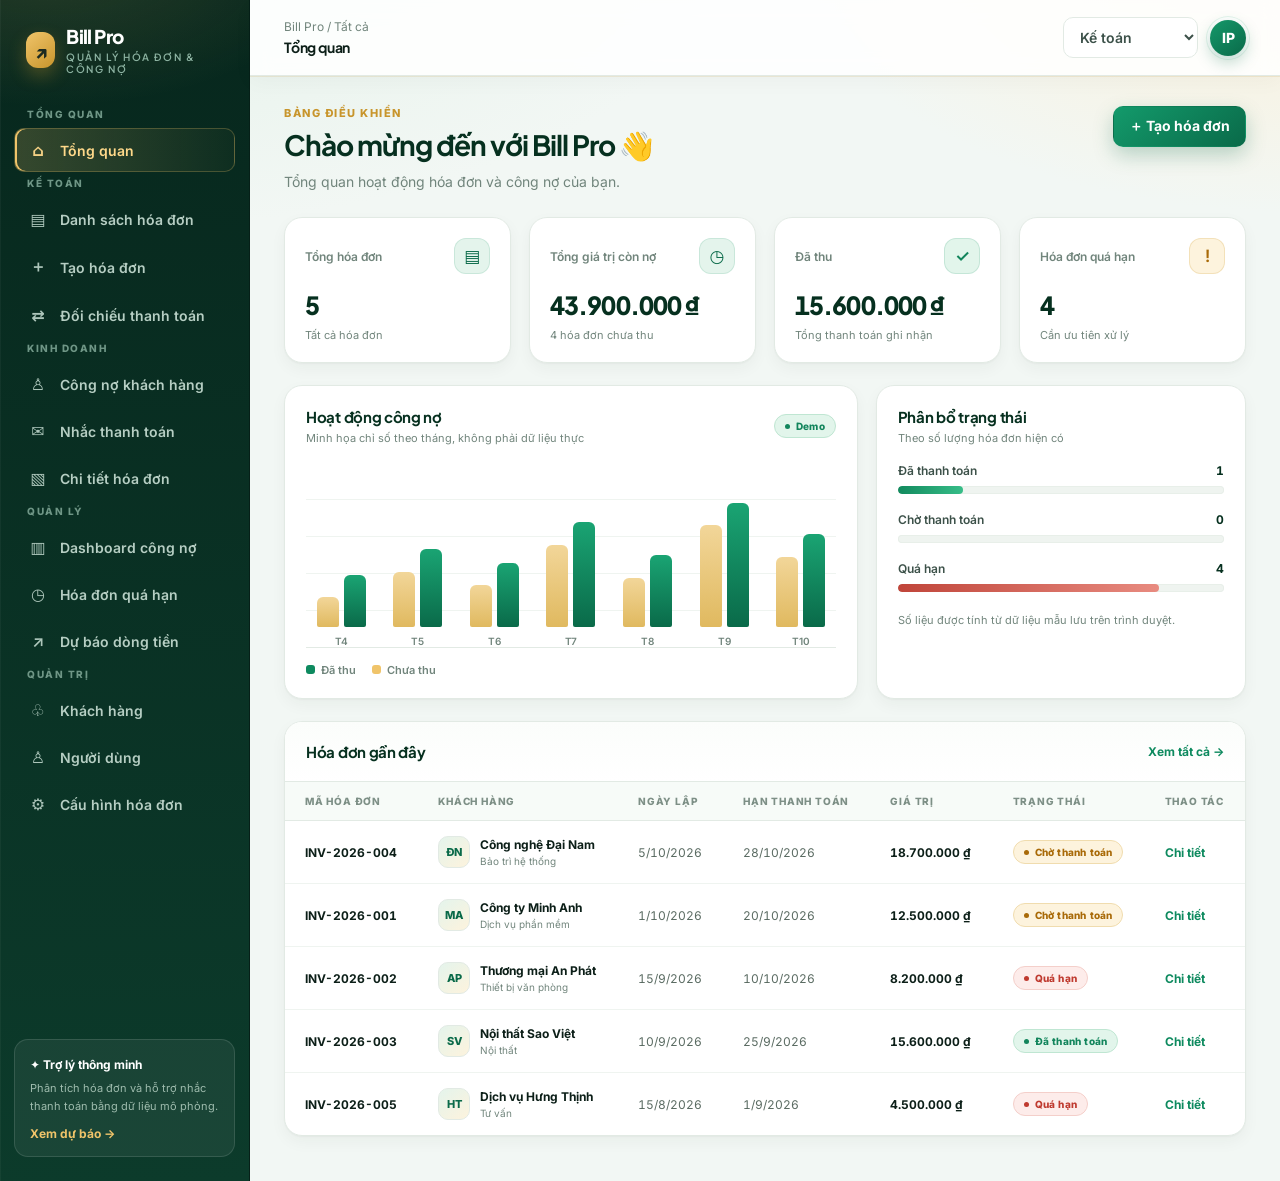
<file: index.html>
<!doctype html>
<html lang="vi">
<head>
  <meta charset="UTF-8">
  <meta name="viewport" content="width=device-width, initial-scale=1.0">
  <meta name="description" content="Bill Pro - quản lý hóa đơn và công nợ và công nợ cho doanh nghiệp nhỏ">
  <title>Bill Pro — Quản lý hóa đơn và công nợ</title>
  <link rel="preconnect" href="https://fonts.googleapis.com">
  <link href="https://fonts.googleapis.com/css2?family=Inter:wght@400;500;600;700;800&display=swap" rel="stylesheet">
  <link rel="stylesheet" href="css/style.css">
  <link rel="stylesheet" href="css/responsive.css">
</head>
<body>
  <div id="app" data-page="dashboard"></div>
  <script src="js/data.js"></script>
  <script src="js/main.js"></script>
</body>
</html>
</file>
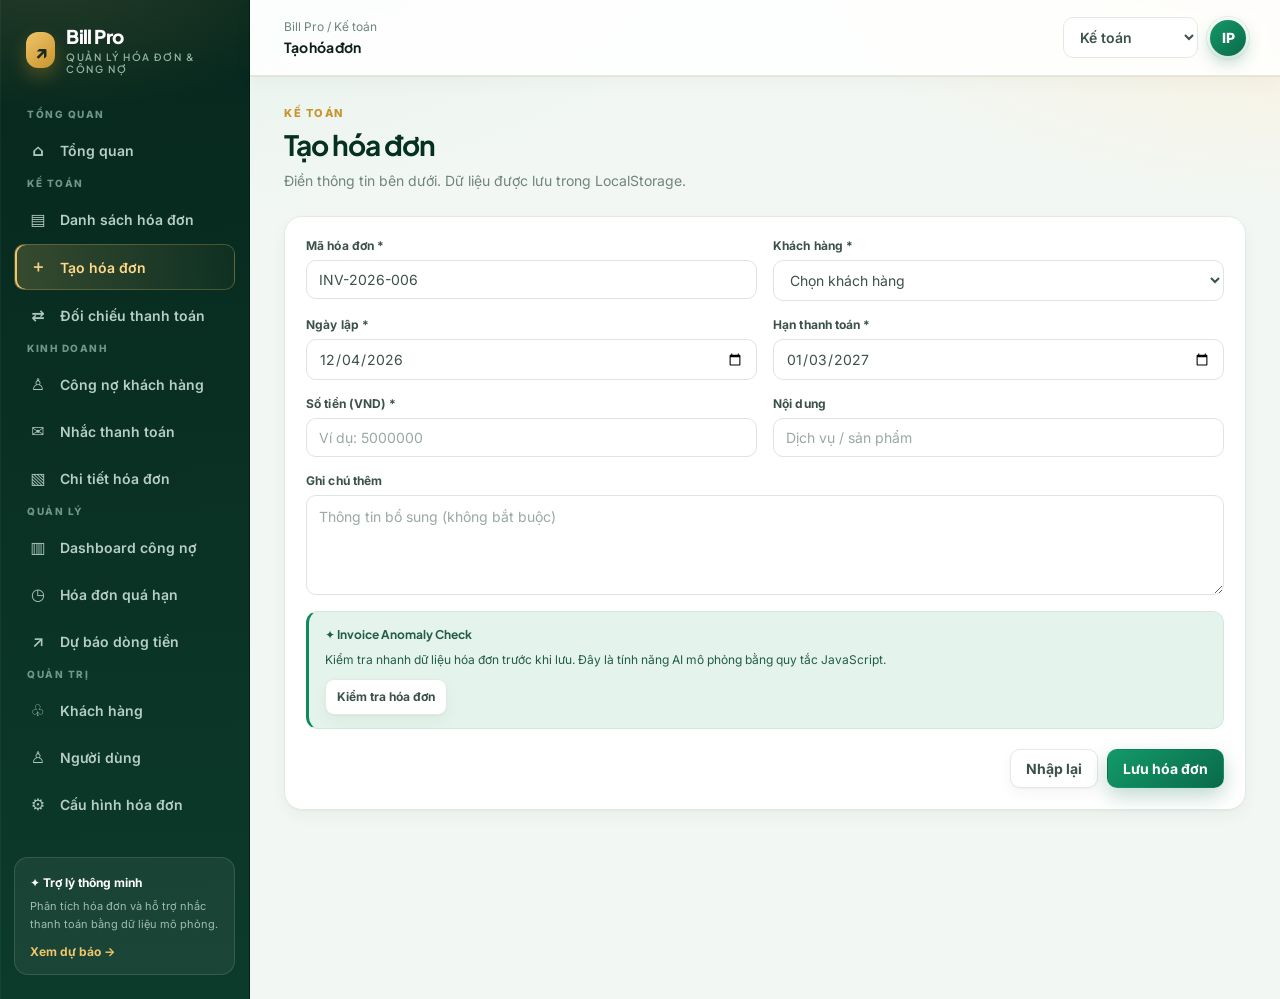
<file: pages/accountant-invoice-form.html>
<!doctype html>
<html lang="vi">
<head>
  <meta charset="UTF-8">
  <meta name="viewport" content="width=device-width, initial-scale=1.0">
  <title>Accountant Invoice Form — Bill Pro</title>
  <link rel="stylesheet" href="../css/style.css">
  <link rel="stylesheet" href="../css/responsive.css">
</head>
<body>
  <div id="app" data-page="accountant-invoice-form"></div>
  <script src="../js/data.js"></script>
  <script src="../js/main.js"></script>
</body>
</html>
</file>
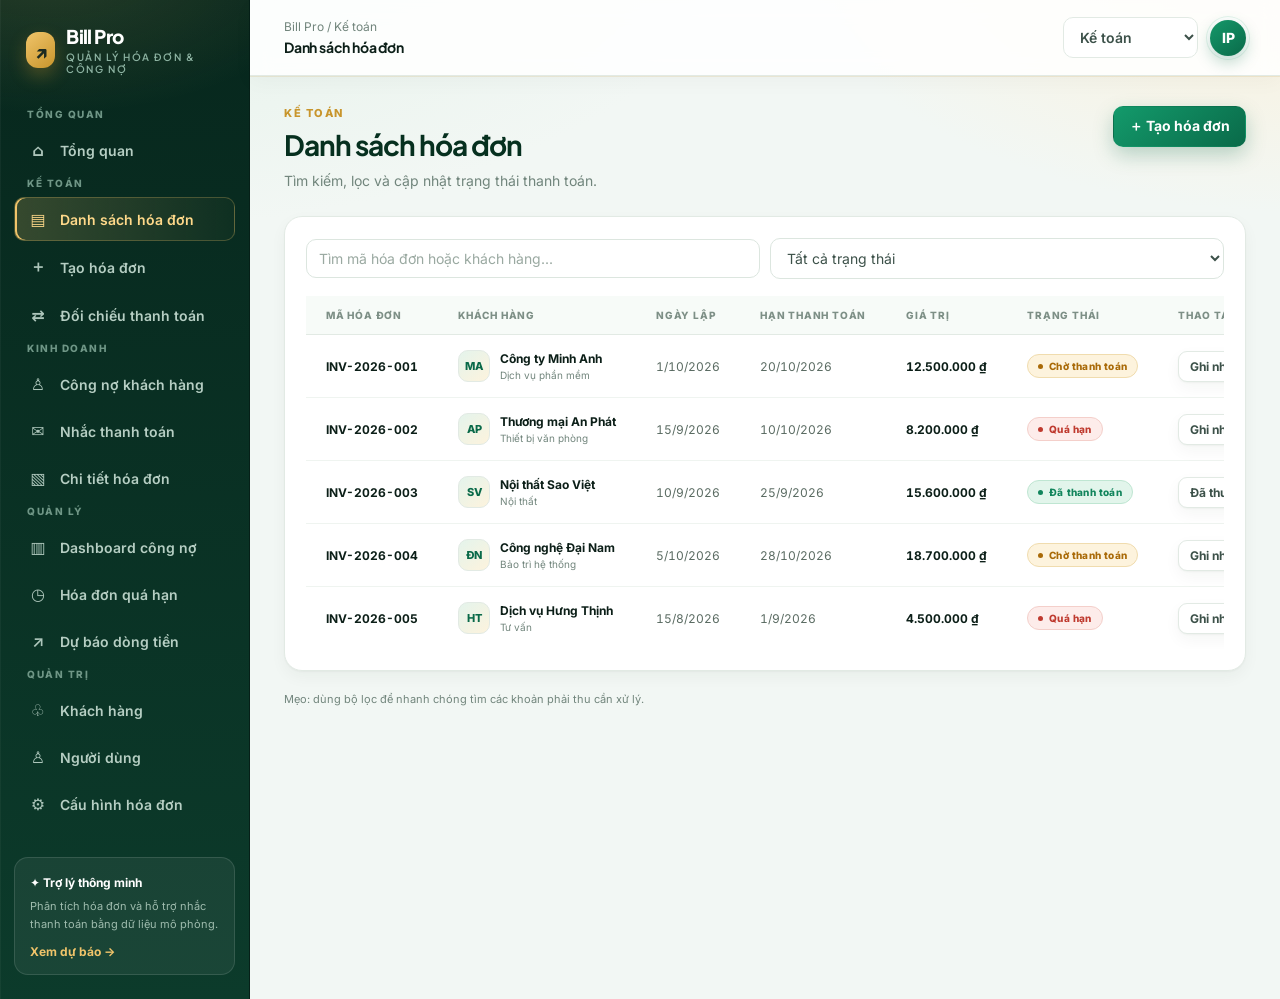
<file: pages/accountant-invoice-list.html>
<!doctype html>
<html lang="vi">
<head>
  <meta charset="UTF-8">
  <meta name="viewport" content="width=device-width, initial-scale=1.0">
  <title>Accountant Invoice List — Bill Pro</title>
  <link rel="stylesheet" href="../css/style.css">
  <link rel="stylesheet" href="../css/responsive.css">
</head>
<body>
  <div id="app" data-page="accountant-invoice-list"></div>
  <script src="../js/data.js"></script>
  <script src="../js/main.js"></script>
</body>
</html>
</file>
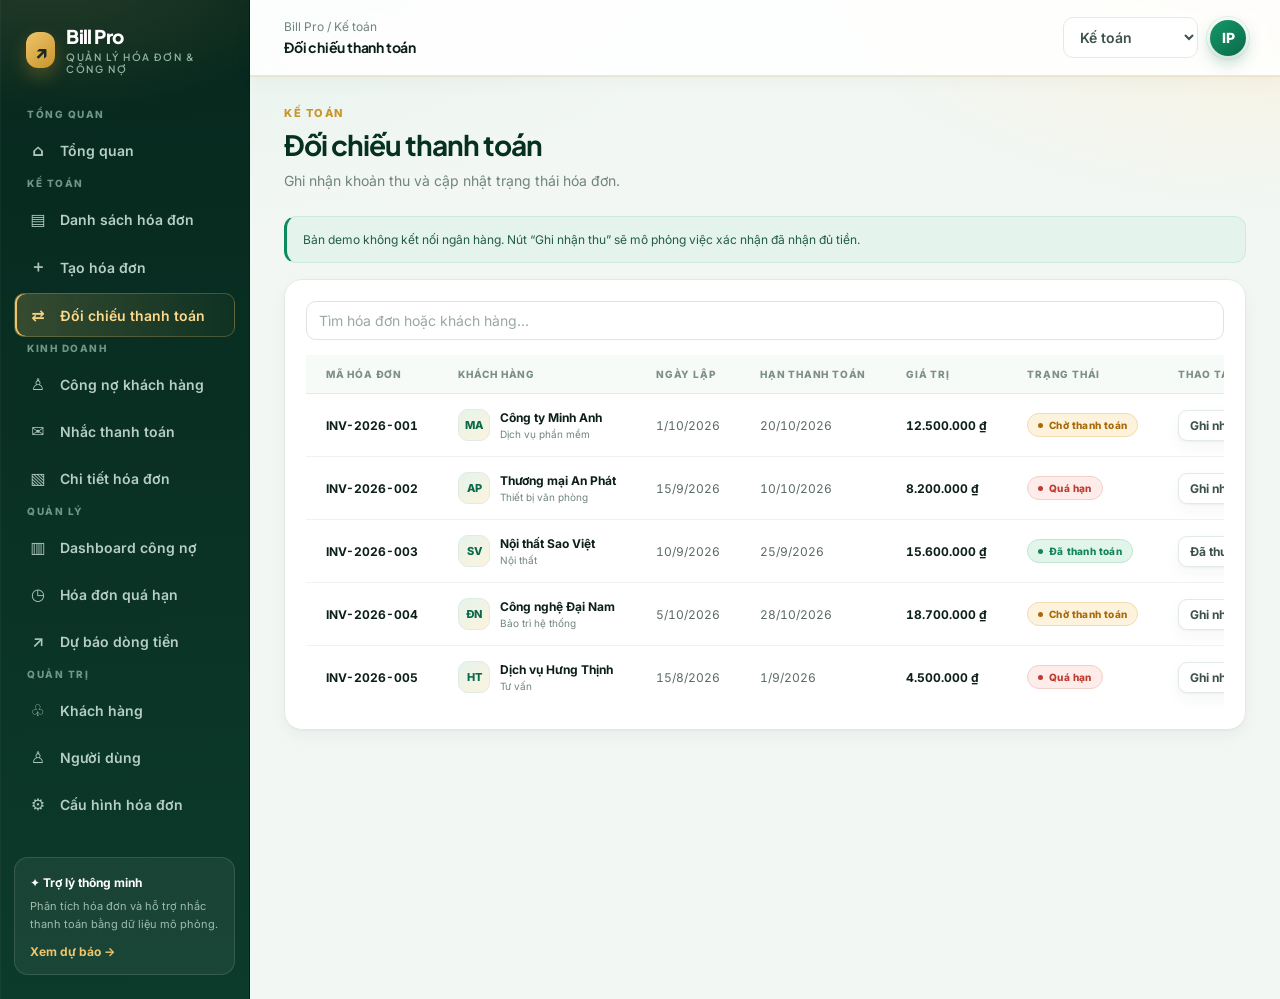
<file: pages/accountant-reconciliation.html>
<!doctype html>
<html lang="vi">
<head>
  <meta charset="UTF-8">
  <meta name="viewport" content="width=device-width, initial-scale=1.0">
  <title>Accountant Reconciliation — Bill Pro</title>
  <link rel="stylesheet" href="../css/style.css">
  <link rel="stylesheet" href="../css/responsive.css">
</head>
<body>
  <div id="app" data-page="accountant-reconciliation"></div>
  <script src="../js/data.js"></script>
  <script src="../js/main.js"></script>
</body>
</html>
</file>
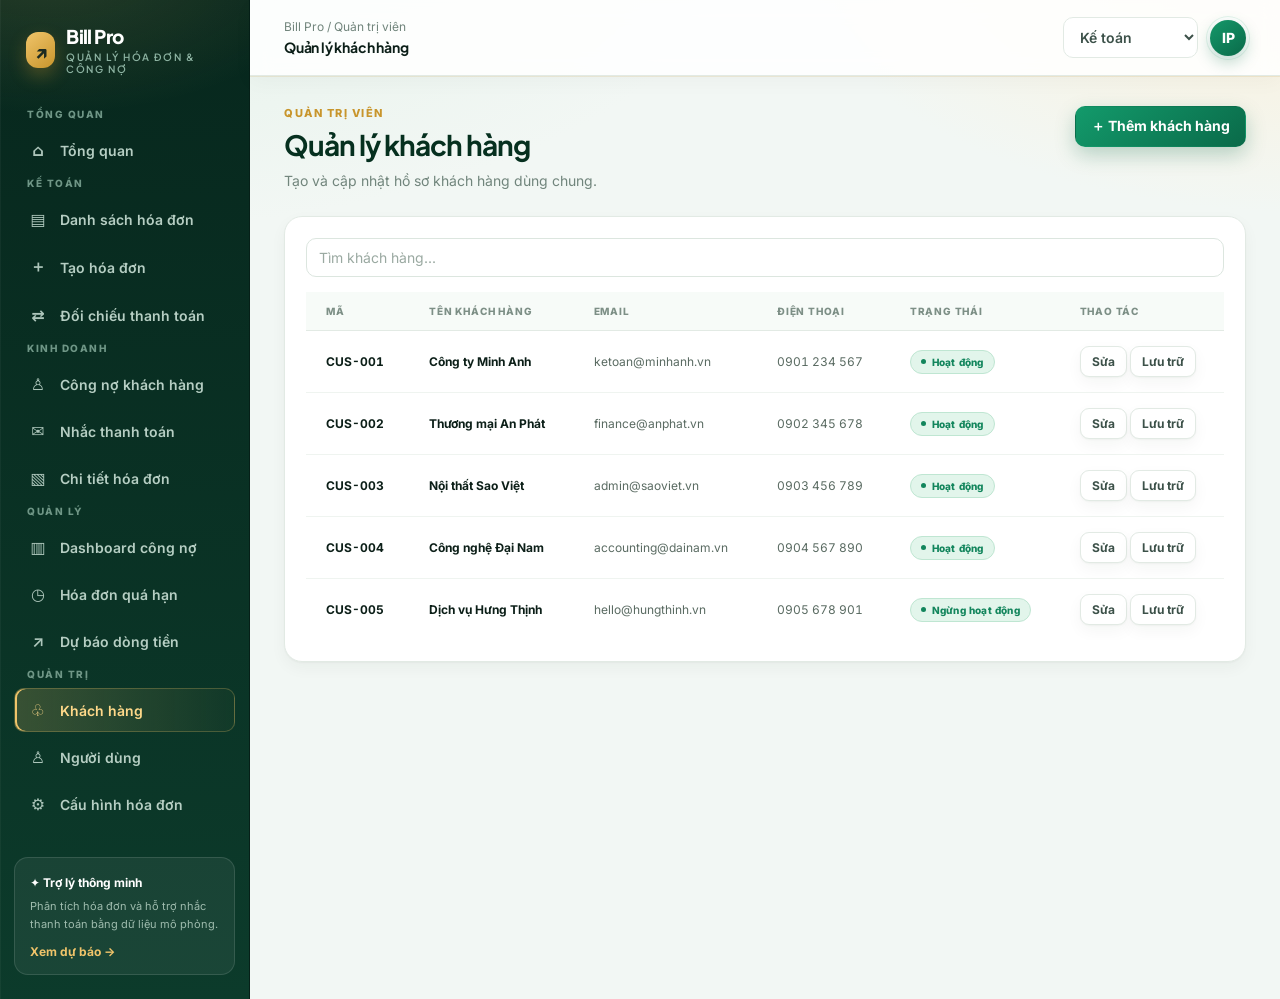
<file: pages/admin-customer-management.html>
<!doctype html>
<html lang="vi">
<head>
  <meta charset="UTF-8">
  <meta name="viewport" content="width=device-width, initial-scale=1.0">
  <title>Admin Customer Management — Bill Pro</title>
  <link rel="stylesheet" href="../css/style.css">
  <link rel="stylesheet" href="../css/responsive.css">
</head>
<body>
  <div id="app" data-page="admin-customer-management"></div>
  <script src="../js/data.js"></script>
  <script src="../js/main.js"></script>
</body>
</html>
</file>
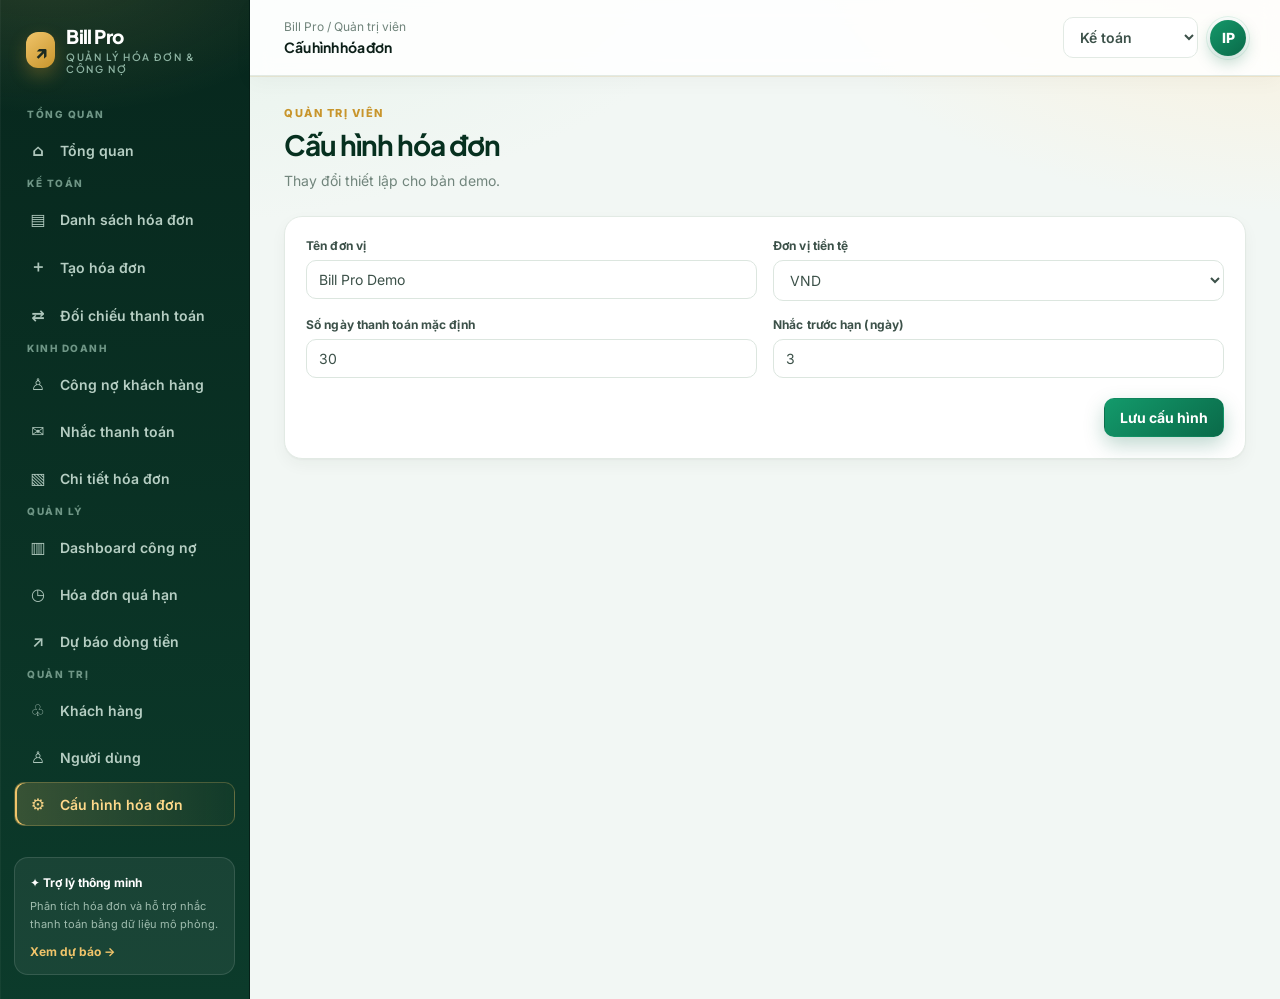
<file: pages/admin-invoice-settings.html>
<!doctype html>
<html lang="vi">
<head>
  <meta charset="UTF-8">
  <meta name="viewport" content="width=device-width, initial-scale=1.0">
  <title>Admin Invoice Settings — Bill Pro</title>
  <link rel="stylesheet" href="../css/style.css">
  <link rel="stylesheet" href="../css/responsive.css">
</head>
<body>
  <div id="app" data-page="admin-invoice-settings"></div>
  <script src="../js/data.js"></script>
  <script src="../js/main.js"></script>
</body>
</html>
</file>
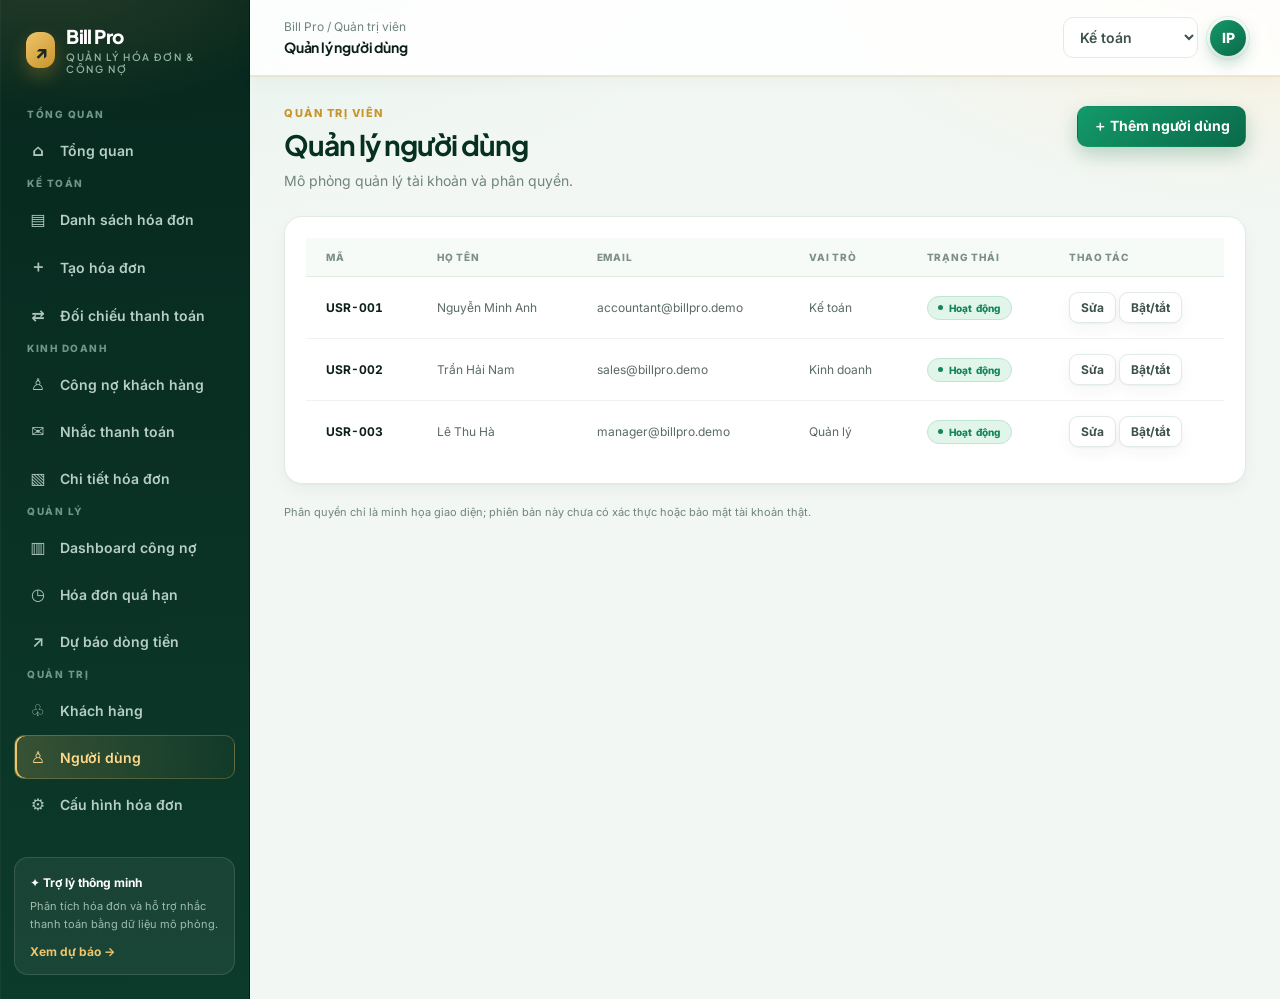
<file: pages/admin-user-management.html>
<!doctype html>
<html lang="vi">
<head>
  <meta charset="UTF-8">
  <meta name="viewport" content="width=device-width, initial-scale=1.0">
  <title>Admin User Management — Bill Pro</title>
  <link rel="stylesheet" href="../css/style.css">
  <link rel="stylesheet" href="../css/responsive.css">
</head>
<body>
  <div id="app" data-page="admin-user-management"></div>
  <script src="../js/data.js"></script>
  <script src="../js/main.js"></script>
</body>
</html>
</file>
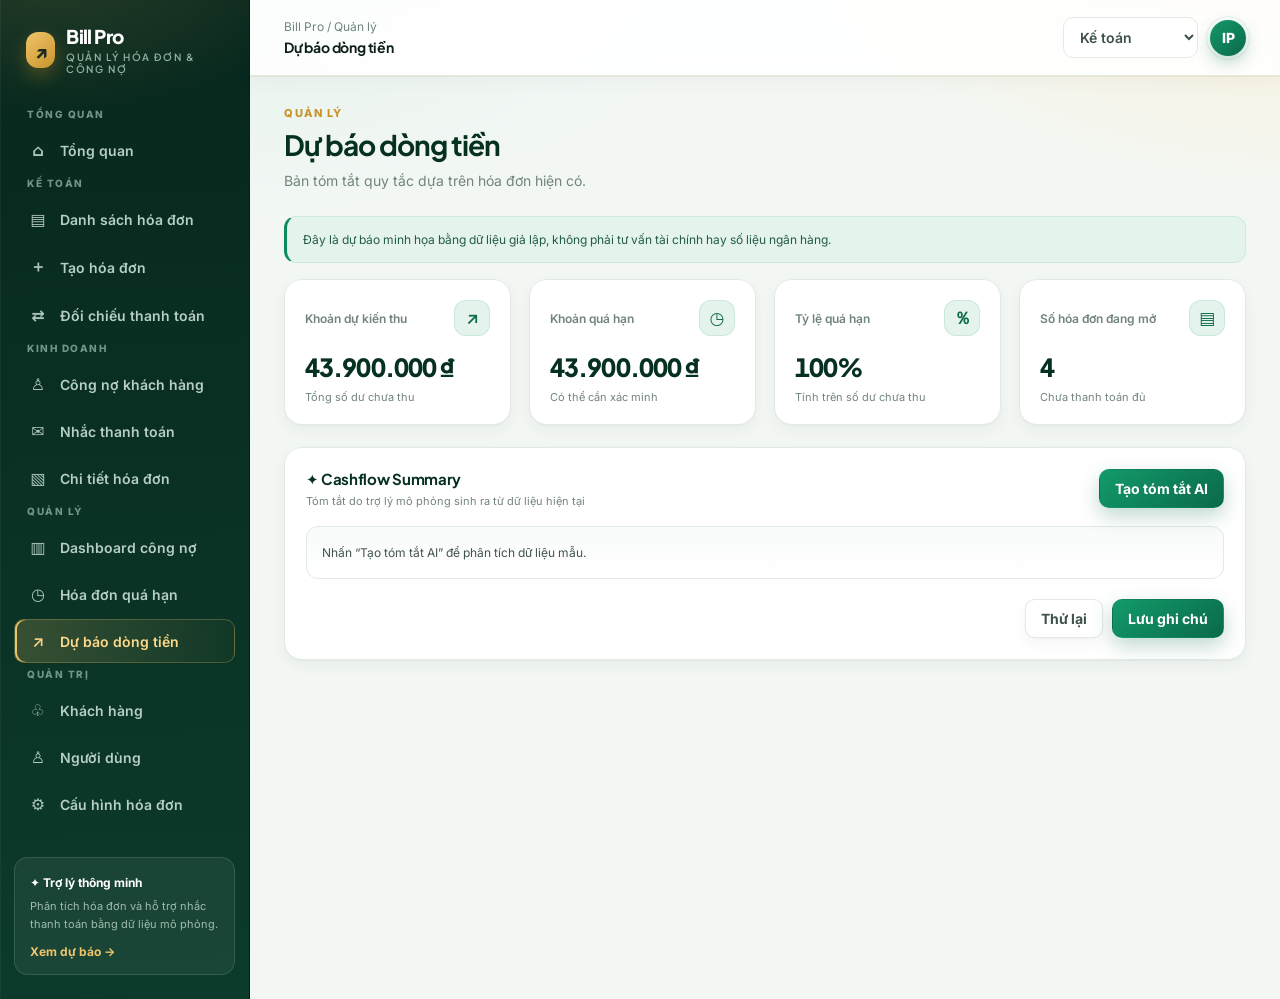
<file: pages/manager-cashflow-forecast.html>
<!doctype html>
<html lang="vi">
<head>
  <meta charset="UTF-8">
  <meta name="viewport" content="width=device-width, initial-scale=1.0">
  <title>Manager Cashflow Forecast — Bill Pro</title>
  <link rel="stylesheet" href="../css/style.css">
  <link rel="stylesheet" href="../css/responsive.css">
</head>
<body>
  <div id="app" data-page="manager-cashflow-forecast"></div>
  <script src="../js/data.js"></script>
  <script src="../js/main.js"></script>
</body>
</html>
</file>
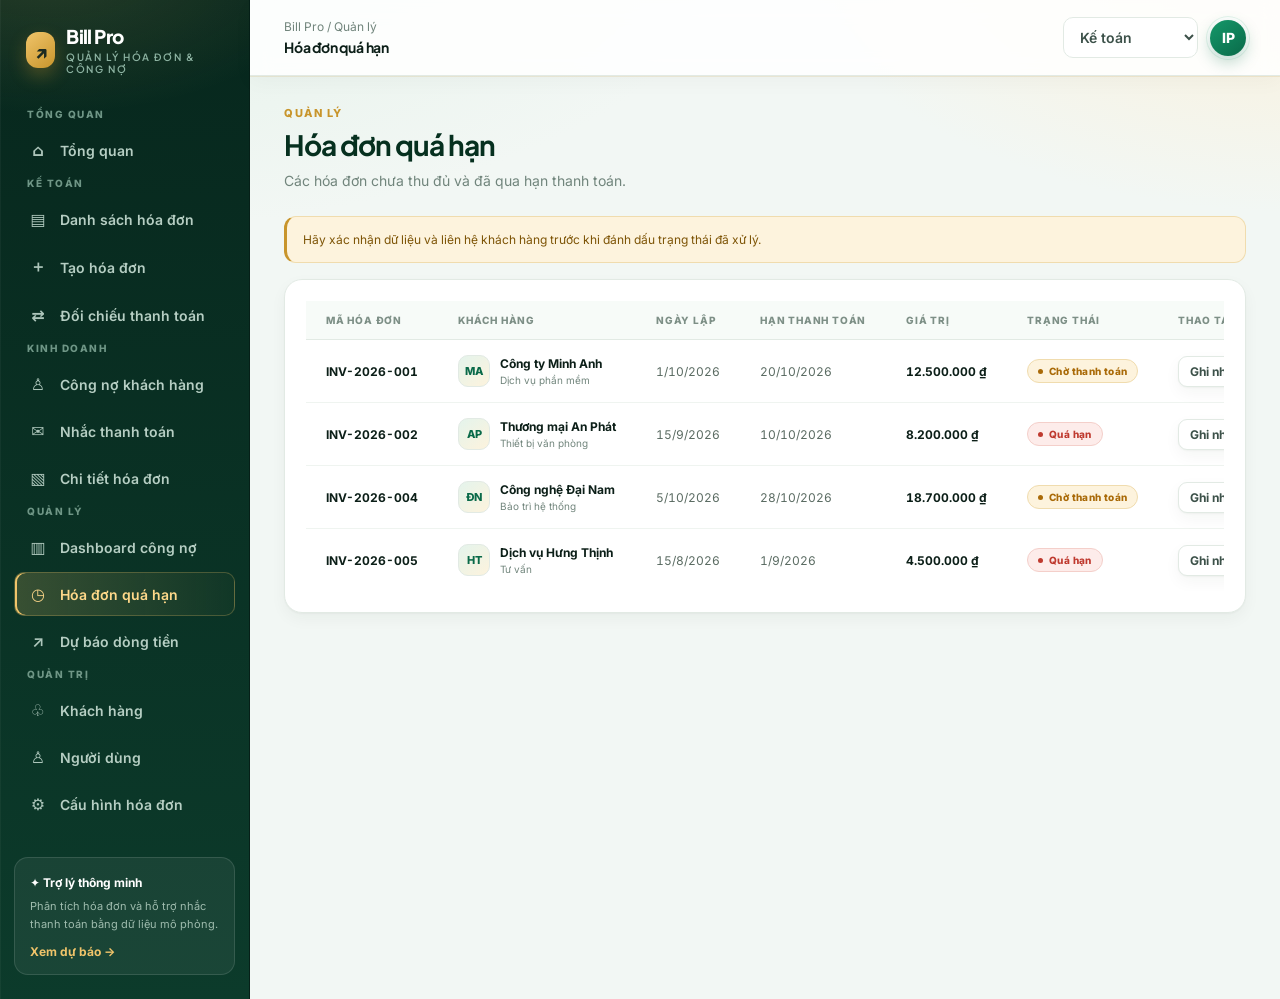
<file: pages/manager-overdue-invoices.html>
<!doctype html>
<html lang="vi">
<head>
  <meta charset="UTF-8">
  <meta name="viewport" content="width=device-width, initial-scale=1.0">
  <title>Manager Overdue Invoices — Bill Pro</title>
  <link rel="stylesheet" href="../css/style.css">
  <link rel="stylesheet" href="../css/responsive.css">
</head>
<body>
  <div id="app" data-page="manager-overdue-invoices"></div>
  <script src="../js/data.js"></script>
  <script src="../js/main.js"></script>
</body>
</html>
</file>
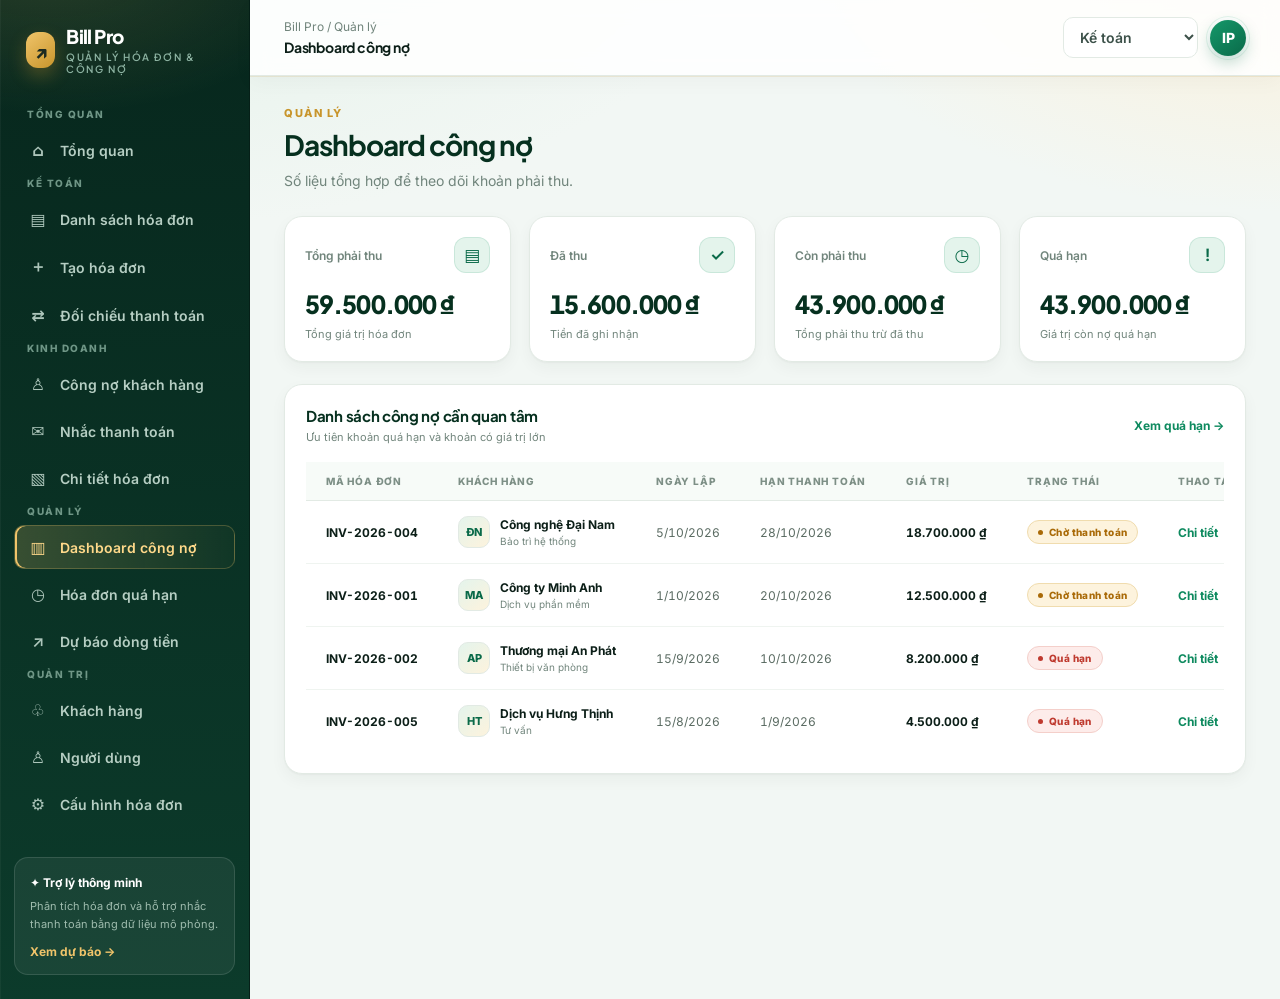
<file: pages/manager-receivable-dashboard.html>
<!doctype html>
<html lang="vi">
<head>
  <meta charset="UTF-8">
  <meta name="viewport" content="width=device-width, initial-scale=1.0">
  <title>Manager Receivable Dashboard — Bill Pro</title>
  <link rel="stylesheet" href="../css/style.css">
  <link rel="stylesheet" href="../css/responsive.css">
</head>
<body>
  <div id="app" data-page="manager-receivable-dashboard"></div>
  <script src="../js/data.js"></script>
  <script src="../js/main.js"></script>
</body>
</html>
</file>
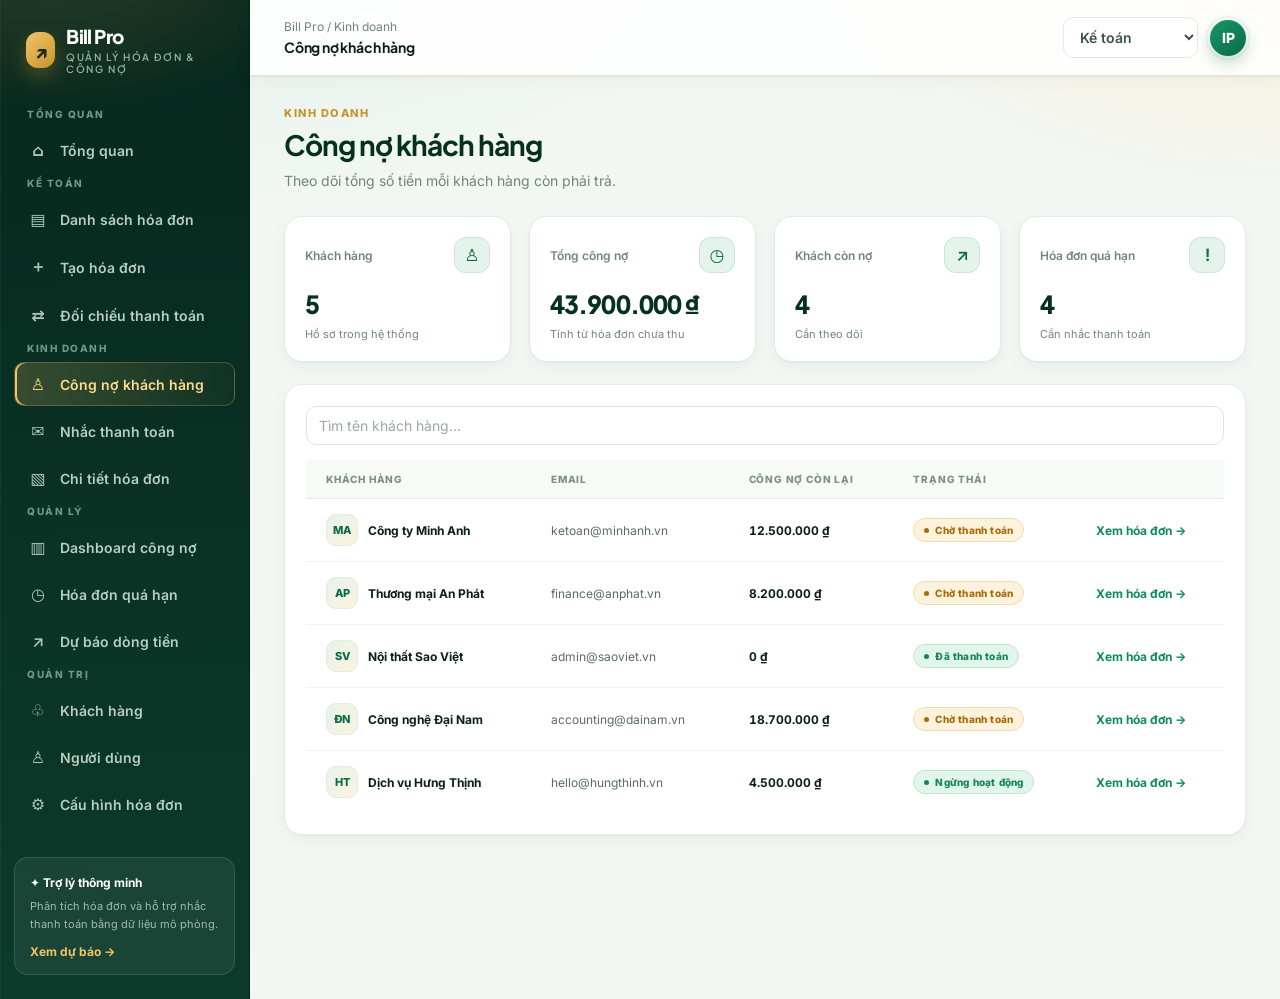
<file: pages/sales-customer-balance.html>
<!doctype html>
<html lang="vi">
<head>
  <meta charset="UTF-8">
  <meta name="viewport" content="width=device-width, initial-scale=1.0">
  <title>Sales Customer Balance — Bill Pro</title>
  <link rel="stylesheet" href="../css/style.css">
  <link rel="stylesheet" href="../css/responsive.css">
</head>
<body>
  <div id="app" data-page="sales-customer-balance"></div>
  <script src="../js/data.js"></script>
  <script src="../js/main.js"></script>
</body>
</html>
</file>
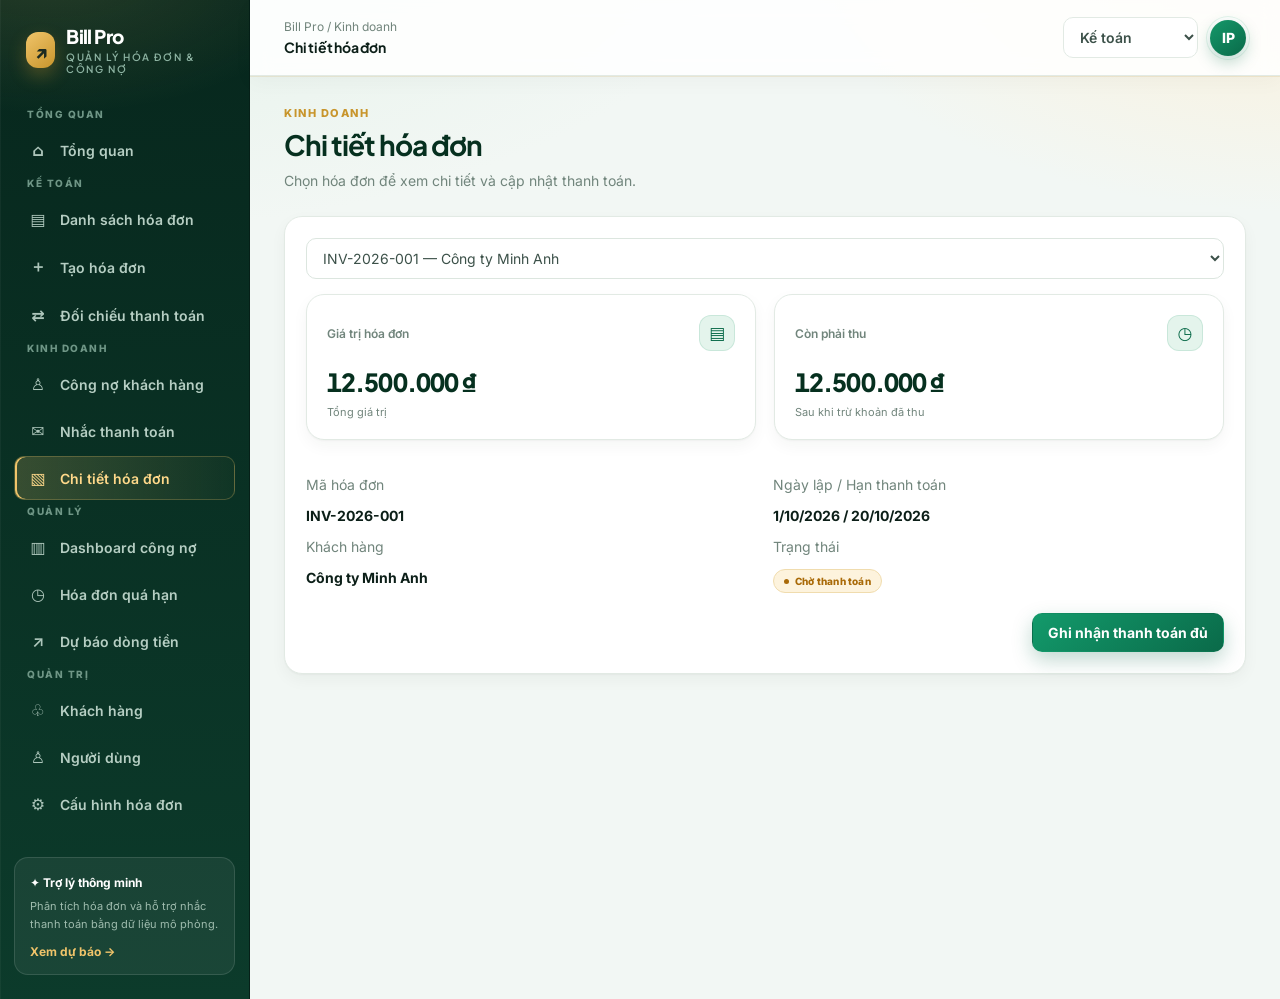
<file: pages/sales-invoice-detail.html>
<!doctype html>
<html lang="vi">
<head>
  <meta charset="UTF-8">
  <meta name="viewport" content="width=device-width, initial-scale=1.0">
  <title>Sales Invoice Detail — Bill Pro</title>
  <link rel="stylesheet" href="../css/style.css">
  <link rel="stylesheet" href="../css/responsive.css">
</head>
<body>
  <div id="app" data-page="sales-invoice-detail"></div>
  <script src="../js/data.js"></script>
  <script src="../js/main.js"></script>
</body>
</html>
</file>
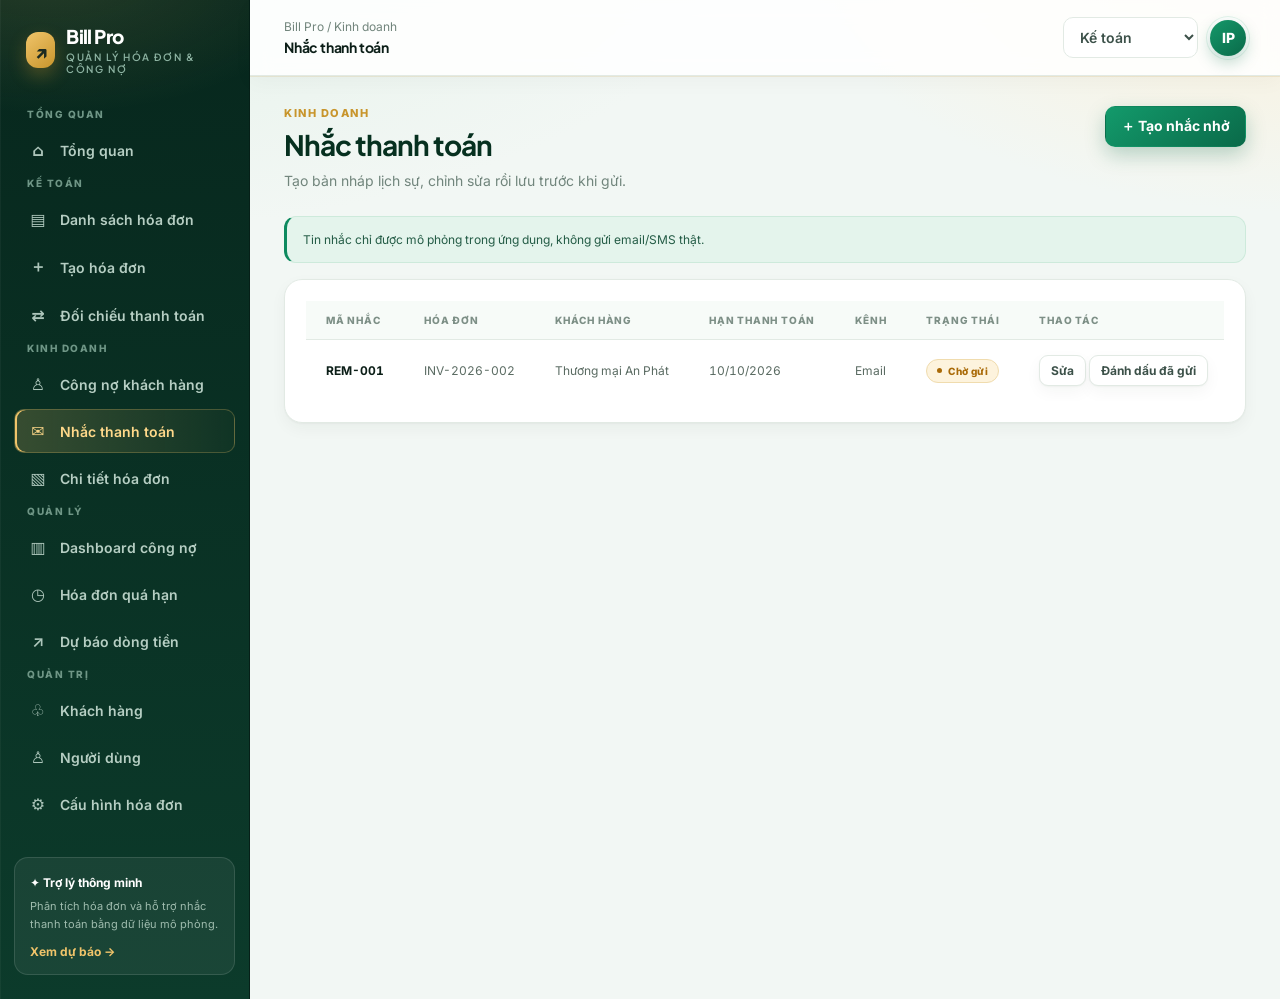
<file: pages/sales-payment-reminders.html>
<!doctype html>
<html lang="vi">
<head>
  <meta charset="UTF-8">
  <meta name="viewport" content="width=device-width, initial-scale=1.0">
  <title>Sales Payment Reminders — Bill Pro</title>
  <link rel="stylesheet" href="../css/style.css">
  <link rel="stylesheet" href="../css/responsive.css">
</head>
<body>
  <div id="app" data-page="sales-payment-reminders"></div>
  <script src="../js/data.js"></script>
  <script src="../js/main.js"></script>
</body>
</html>
</file>
<file: css/style.css>
@import url('https://fonts.googleapis.com/css2?family=Inter:wght@400;500;600;700;800&family=Plus+Jakarta+Sans:wght@600;700;800&display=swap');

:root{
  --bg:#f2f7f4;
  --panel:#ffffff;
  --ink:#0c1f18;
  --ink-soft:#3c5149;
  --muted:#71857c;
  --line:#e2eae4;
  --line-soft:#eff4f0;

  --primary:#0e8a5f;
  --primary-dark:#0a6a49;
  --primary-deep:#06301f;
  --primary-soft:#e4f4ec;
  --primary-ring:rgba(14,138,95,.16);

  --gold:#c8952c;
  --gold-bright:#f0c46a;
  --gold-soft:#fdf3dd;
  --gold-line:#f0dcae;

  --green:#12855c;
  --green-soft:#e2f5eb;
  --orange:#a96a08;
  --orange-soft:#fdf1da;
  --red:#bf3a2f;
  --red-soft:#fdecea;
  --purple:#6b4fc4;

  --sidebar-from:#07271d;
  --sidebar-to:#0c3b2b;

  --shadow:0 10px 30px rgba(8,42,30,.06);
  --shadow-sm:0 1px 2px rgba(8,42,30,.04), 0 6px 16px rgba(8,42,30,.045);
  --shadow-lg:0 26px 70px rgba(6,38,26,.22);

  --r-sm:10px;
  --r:14px;
  --r-lg:18px;

  --display:'Plus Jakarta Sans',Inter,system-ui,sans-serif;
  font-family:Inter,system-ui,sans-serif;
}

*{box-sizing:border-box}

body{
  margin:0;
  color:var(--ink);
  font-size:14px;
  -webkit-font-smoothing:antialiased;
  background:
    radial-gradient(1100px 520px at 6% -10%, #e3f1e8 0%, transparent 62%),
    radial-gradient(880px 460px at 102% -6%, #fbf0d8 0%, transparent 58%),
    var(--bg);
  background-attachment:fixed;
}

h1,h2,h3,.brand,.stat-value,.top-title,.modal-head h2{font-family:var(--display)}
a{color:var(--primary)}
button,input,select,textarea{font:inherit}
button{cursor:pointer}
::selection{background:var(--primary-soft);color:var(--primary-deep)}

::-webkit-scrollbar{width:10px;height:10px}
::-webkit-scrollbar-track{background:transparent}
::-webkit-scrollbar-thumb{background:#ccdcd3;border-radius:20px;border:2px solid transparent;background-clip:content-box}
::-webkit-scrollbar-thumb:hover{background:#aec6b9;background-clip:content-box}

:focus-visible{outline:2px solid var(--primary);outline-offset:2px;border-radius:6px}

/* ===== Shell ===== */
.app-shell{min-height:100vh;display:grid;grid-template-columns:250px minmax(0,1fr)}

.sidebar{
  position:relative;
  padding:24px 14px;
  display:flex;flex-direction:column;gap:28px;
  color:#cfe2d9;
  background:
    radial-gradient(420px 220px at 20% -4%, rgba(240,196,106,.14) 0%, transparent 70%),
    linear-gradient(178deg,var(--sidebar-from) 0%, var(--sidebar-to) 100%);
  border-right:1px solid #062018;
  box-shadow:1px 0 0 rgba(255,255,255,.04) inset;
}

.brand{display:flex;align-items:center;gap:11px;padding:0 12px;font-size:19px;font-weight:800;letter-spacing:-.6px;color:#fff}
.brand-mark{
  width:36px;height:36px;border-radius:12px;display:grid;place-items:center;font-size:19px;
  background:linear-gradient(140deg,var(--gold-bright),var(--gold));
  color:#1c2a20;box-shadow:0 8px 18px rgba(200,149,44,.32)
}
.brand small{display:block;font-size:10px;color:#8db3a2;font-weight:600;letter-spacing:1.6px;margin-top:3px}

.nav-label{font-size:10px;letter-spacing:1.5px;color:#6f9686;font-weight:800;padding:0 13px;margin:5px 0 8px}
.nav-link{
  display:flex;align-items:center;gap:12px;padding:11px 13px;margin:3px 0;
  border-radius:var(--r-sm);text-decoration:none;color:#b6cec3;font-weight:600;
  border:1px solid transparent;transition:.18s ease
}
.nav-link:hover{background:rgba(255,255,255,.07);color:#fff}
.nav-link.active{
  background:linear-gradient(90deg,rgba(240,196,106,.20),rgba(240,196,106,.03));
  border-color:rgba(240,196,106,.24);
  color:#ffd98a;box-shadow:inset 2px 0 0 var(--gold-bright)
}
.nav-icon{width:20px;text-align:center;font-size:16px;opacity:.95}

.side-bottom{
  margin-top:auto;padding:15px;border-radius:var(--r);
  background:rgba(255,255,255,.06);border:1px solid rgba(255,255,255,.12)
}
.side-bottom strong{font-size:12px;color:#fff}
.side-bottom p{color:#9fbcae;font-size:11px;line-height:1.65;margin:7px 0 9px}
.side-bottom .panel-link{color:var(--gold-bright)}

.main-area{min-width:0}

.topbar{
  height:76px;display:flex;align-items:center;justify-content:space-between;gap:18px;padding:0 34px;
  background:rgba(255,255,255,.86);backdrop-filter:blur(10px);
  border-bottom:1px solid var(--line);
  box-shadow:0 1px 0 rgba(200,149,44,.14), 0 6px 20px rgba(8,42,30,.03);
  position:sticky;top:0;z-index:20
}
.crumb{color:var(--muted);font-size:12px}
.top-title{font-size:14px;font-weight:700;margin-top:4px;letter-spacing:-.2px}
.top-actions{display:flex;align-items:center;gap:12px}
.role-select{
  border:1px solid var(--line);background:#fff;border-radius:var(--r-sm);padding:10px 12px;
  color:var(--ink-soft);max-width:210px;font-weight:600;transition:.18s
}
.role-select:hover{border-color:#c6d8cd}
.avatar{
  width:36px;height:36px;border-radius:50%;display:grid;place-items:center;font-weight:800;color:#fff;
  background:linear-gradient(140deg,#15986a,var(--primary-dark));
  box-shadow:0 6px 16px rgba(10,106,73,.28), 0 0 0 3px #fff, 0 0 0 4px var(--primary-soft)
}

.content{padding:30px 34px 45px;max-width:1500px;margin:0 auto}
.content>*{animation:rise .34s cubic-bezier(.22,.61,.36,1) both}
@keyframes rise{from{opacity:0;transform:translateY(9px)}to{opacity:1;transform:none}}

.page-heading{display:flex;justify-content:space-between;align-items:flex-start;gap:16px;margin-bottom:24px}
.eyebrow{font-size:11px;color:var(--gold);font-weight:800;letter-spacing:1.5px;text-transform:uppercase}
.page-heading h1{font-size:28px;letter-spacing:-1px;margin:7px 0 7px;color:var(--primary-deep)}
.page-heading p{color:var(--muted);margin:0;line-height:1.65}

/* ===== Buttons ===== */
.btn{
  border:1px solid var(--line);background:#fff;color:var(--ink-soft);
  border-radius:var(--r-sm);padding:10px 15px;font-weight:700;
  display:inline-flex;align-items:center;justify-content:center;gap:7px;text-decoration:none;
  box-shadow:var(--shadow-sm);transition:.18s ease
}
.btn:hover{border-color:#c6d8cd;color:var(--primary-deep);transform:translateY(-1px);box-shadow:0 8px 20px rgba(8,42,30,.09)}
.btn:active{transform:translateY(0)}
.btn-primary{
  background:linear-gradient(140deg,#139a6b,var(--primary-dark));
  border-color:transparent;color:#fff;
  box-shadow:0 8px 20px rgba(10,106,73,.26)
}
.btn-primary:hover{color:#fff;filter:brightness(1.06);box-shadow:0 12px 26px rgba(10,106,73,.32)}
.btn-danger{color:var(--red);background:var(--red-soft);border-color:#f4cfca}
.btn-danger:hover{color:#a12d23;border-color:#eebdb6}
.btn-small{padding:7px 11px;font-size:12px;border-radius:9px}

/* ===== Cards & stats ===== */
.grid{display:grid;gap:18px}
.stats-grid{grid-template-columns:repeat(4,minmax(0,1fr));margin-bottom:22px}

.stat-card,.panel{
  background:var(--panel);border:1px solid var(--line);border-radius:var(--r-lg);
  box-shadow:var(--shadow-sm)
}
.stat-card{
  position:relative;overflow:hidden;padding:20px;
  transition:transform .2s ease, box-shadow .2s ease, border-color .2s ease
}
.stat-card::before{
  content:"";position:absolute;top:0;left:0;right:0;height:3px;
  background:linear-gradient(90deg,var(--primary) 0%, #2fa877 45%, var(--gold-bright) 100%);
  opacity:0;transition:opacity .2s ease
}
.stat-card:hover{transform:translateY(-3px);box-shadow:var(--shadow);border-color:#d4e2d9}
.stat-card:hover::before{opacity:1}

.stat-top{display:flex;justify-content:space-between;align-items:center;color:var(--muted);font-size:12px;font-weight:600}
.stat-icon{
  width:36px;height:36px;border-radius:12px;display:grid;place-items:center;font-size:17px;
  background:var(--primary-soft);color:var(--primary-dark);
  box-shadow:inset 0 0 0 1px rgba(14,138,95,.12)
}
.stat-icon.tone-green{background:var(--green-soft);color:var(--green);box-shadow:inset 0 0 0 1px rgba(18,133,92,.14)}
.stat-icon.tone-amber{background:var(--gold-soft);color:var(--orange);box-shadow:inset 0 0 0 1px rgba(200,149,44,.2)}
.stat-icon.tone-red{background:var(--red-soft);color:var(--red);box-shadow:inset 0 0 0 1px rgba(191,58,47,.14)}

.stat-value{
  font-size:25px;font-weight:800;letter-spacing:-.9px;margin:15px 0 7px;
  color:var(--primary-deep);font-variant-numeric:tabular-nums
}
.stat-note{font-size:11px;color:var(--muted)}
.stat-note .positive{color:var(--green);font-weight:700}

.dashboard-grid{grid-template-columns:minmax(0,1.55fr) minmax(280px,1fr)}
.panel{padding:21px;min-width:0}
.panel-header{display:flex;justify-content:space-between;align-items:center;gap:12px;margin-bottom:18px}
.panel-header h2{font-size:15px;margin:0;letter-spacing:-.3px;color:var(--primary-deep)}
.panel-header p{font-size:11px;color:var(--muted);margin:5px 0 0}
.panel-link{color:var(--primary);font-size:12px;font-weight:700;text-decoration:none;transition:.15s}
.panel-link:hover{color:var(--gold);text-decoration:none}

/* ===== Chart ===== */
.chart-bars{
  height:185px;display:flex;align-items:flex-end;gap:14px;padding:12px 4px 0;
  border-bottom:1px solid var(--line);
  background:repeating-linear-gradient(to top, transparent 0 36px, var(--line-soft) 36px 37px)
}
.bar-group{flex:1;height:100%;display:flex;align-items:center;justify-content:flex-end;flex-direction:column;gap:8px;min-width:0}
.bar-pair{height:150px;display:flex;align-items:flex-end;gap:5px;width:100%;justify-content:center}
.bar{
  width:min(22px,40%);min-height:4px;border-radius:6px 6px 2px 2px;
  background:linear-gradient(180deg,#f2d699,#e0b95f);
  transition:filter .18s ease
}
.bar.dark{background:linear-gradient(180deg,#1aa473,var(--primary-dark))}
.bar-group:hover .bar{filter:brightness(1.07) saturate(1.05)}
.bar-label{font-size:10px;color:var(--muted);font-weight:600}
.legend{display:flex;gap:16px;margin-top:15px;color:var(--muted);font-size:11px;font-weight:600}
.legend span:before{content:"";display:inline-block;width:9px;height:9px;border-radius:3px;background:var(--primary);margin-right:6px}
.legend span+span:before{background:var(--gold-bright)}

/* ===== Progress ===== */
.progress-list{display:grid;gap:18px}
.progress-row{display:grid;grid-template-columns:1fr auto;gap:8px;font-size:12px}
.progress-row .label{color:var(--ink-soft);font-weight:600}
.progress-row strong{font-size:12px;color:var(--primary-deep);font-variant-numeric:tabular-nums}
.progress-track{grid-column:1/-1;height:8px;border-radius:20px;background:var(--line-soft);overflow:hidden;box-shadow:inset 0 0 0 1px #e8efe9}
.progress-fill{height:100%;border-radius:20px;background:linear-gradient(90deg,var(--primary),#2fa877);transition:width .5s ease}
.progress-fill.green{background:linear-gradient(90deg,#128a5e,#37bd88)}
.progress-fill.orange{background:linear-gradient(90deg,#d99f2e,#f0c46a)}
.progress-fill.red{background:linear-gradient(90deg,#c0453a,#e88b80)}

/* ===== Tables ===== */
.table-panel{margin-top:22px;padding:0;overflow:hidden}
.table-toolbar{
  padding:20px 21px;display:flex;align-items:center;justify-content:space-between;gap:14px;
  border-bottom:1px solid var(--line);
  background:linear-gradient(180deg,#fbfdfb,#fff)
}
.table-toolbar h2{margin:0;font-size:15px;letter-spacing:-.3px;color:var(--primary-deep)}
.filters{display:flex;gap:9px;flex-wrap:wrap}

.field{
  border:1px solid #dce6df;background:#fff;border-radius:var(--r-sm);padding:10px 12px;
  color:var(--ink-soft);outline:none;min-width:0;transition:.18s ease
}
.field:hover{border-color:#c6d8cd}
.field:focus{border-color:var(--primary);box-shadow:0 0 0 3px var(--primary-ring)}
.field::placeholder{color:#9aa9a1}
.search{min-width:210px}

.table-wrap{overflow-x:auto}
table{width:100%;border-collapse:collapse;white-space:nowrap}
th{
  background:#f7fbf8;color:#7d8f86;font-size:10px;letter-spacing:.8px;text-transform:uppercase;
  text-align:left;padding:13px 20px;font-weight:800;border-bottom:1px solid var(--line)
}
td{padding:15px 20px;border-top:1px solid var(--line-soft);font-size:12px;color:#5a6b62;font-variant-numeric:tabular-nums}
tbody tr{transition:background .15s ease}
tbody tr:hover{background:#f6faf7}
td strong{color:var(--ink);font-size:12px}

.customer-cell{display:flex;align-items:center;gap:10px}
.mini-avatar{
  width:32px;height:32px;border-radius:10px;display:grid;place-items:center;font-weight:800;font-size:11px;
  background:linear-gradient(140deg,var(--primary-soft),var(--gold-soft));
  color:var(--primary-dark);border:1px solid #e2eae4
}

.status{
  display:inline-flex;align-items:center;gap:6px;padding:5px 10px;border-radius:30px;
  font-size:10px;font-weight:800;letter-spacing:.2px;border:1px solid transparent
}
.status:before{content:"";width:5px;height:5px;border-radius:50%;background:currentColor}
.status.paid,.status.done{background:var(--green-soft);color:var(--green);border-color:#bfe6d2}
.status.pending,.status.waiting{background:var(--gold-soft);color:var(--orange);border-color:var(--gold-line)}
.status.overdue,.status.failed{background:var(--red-soft);color:var(--red);border-color:#f4cfca}
.status.draft{background:#f1f5f2;color:#69796f;border-color:#e2eae4}

.table-footer{padding:13px 21px;display:flex;justify-content:space-between;color:var(--muted);font-size:11px;border-top:1px solid var(--line-soft);background:#fcfdfc}
.empty-state{padding:44px 18px;text-align:center;color:var(--muted)}
.empty-state strong{display:block;color:var(--ink);margin:8px;font-family:var(--display)}
.empty-state p{margin:4px}

/* ===== Forms ===== */
.form-grid{display:grid;grid-template-columns:repeat(2,minmax(0,1fr));gap:16px}
.form-field{display:flex;flex-direction:column;gap:7px}
.form-field label{font-weight:700;font-size:12px;color:var(--ink-soft);letter-spacing:.1px}
.form-field.full{grid-column:1/-1}
.form-field textarea{min-height:100px;resize:vertical;line-height:1.6}
.form-actions{display:flex;justify-content:flex-end;gap:9px;margin-top:20px}

.notice{
  padding:13px 15px 13px 16px;border-radius:12px;line-height:1.6;font-size:12px;margin-bottom:16px;
  background:var(--primary-soft);border:1px solid #cdeadb;border-left:3px solid var(--primary);color:#245c46
}
.notice.warning{background:var(--gold-soft);border-color:var(--gold-line);border-left-color:var(--gold);color:#7d5406}
.notice.success{background:var(--green-soft);border-color:#c4e7d5;border-left-color:var(--green);color:#0f6b4a}
.notice.error{background:var(--red-soft);border-color:#f4cfca;border-left-color:var(--red);color:#9d2f25}
.notice strong{font-family:var(--display)}

.toolbar-row{display:flex;gap:10px;align-items:center;flex-wrap:wrap}
.toolbar-row .field{flex:1;min-width:160px}

/* ===== AI ===== */
.ai-grid{grid-template-columns:repeat(2,minmax(0,1fr))}
.ai-card{border:1px solid var(--line);border-radius:var(--r);padding:20px;background:linear-gradient(165deg,#fff,#fbfdfa);transition:.2s ease}
.ai-card:hover{border-color:#d4e2d9;box-shadow:var(--shadow-sm);transform:translateY(-2px)}
.ai-card h3{margin:12px 0 7px;font-size:15px;color:var(--primary-deep)}
.ai-card p{font-size:12px;line-height:1.7;color:var(--muted)}
.ai-symbol{
  width:40px;height:40px;border-radius:13px;display:grid;place-items:center;font-size:19px;
  background:linear-gradient(140deg,#efe9fc,var(--primary-soft));color:var(--purple);
  box-shadow:inset 0 0 0 1px rgba(107,79,196,.14)
}
.ai-result{
  white-space:pre-wrap;line-height:1.75;border:1px solid var(--line);border-radius:12px;
  padding:15px;margin-top:14px;color:#43544b;font-size:12px;
  background:linear-gradient(180deg,#f8fbf9,#fff)
}

/* ===== Overlay ===== */
.toast{
  position:fixed;right:22px;bottom:22px;padding:13px 18px;border-radius:12px;z-index:50;
  max-width:calc(100vw - 40px);color:#fff;font-weight:600;
  background:linear-gradient(140deg,#0d3a2a,#07271d);
  border:1px solid rgba(240,196,106,.28);
  box-shadow:0 18px 45px rgba(6,38,26,.35);
  animation:rise .25s ease both
}
.modal-backdrop{
  position:fixed;inset:0;display:grid;place-items:center;padding:18px;z-index:40;
  background:rgba(6,32,23,.55);backdrop-filter:blur(4px);
  animation:fade .18s ease both
}
@keyframes fade{from{opacity:0}to{opacity:1}}
.modal{
  width:min(620px,100%);max-height:90vh;overflow:auto;padding:24px;border-radius:20px;
  background:#fff;border:1px solid #e6ede8;box-shadow:var(--shadow-lg);
  animation:pop .22s cubic-bezier(.22,.61,.36,1) both
}
@keyframes pop{from{opacity:0;transform:translateY(14px) scale(.98)}to{opacity:1;transform:none}}
.modal-head{display:flex;justify-content:space-between;align-items:center;margin-bottom:20px}
.modal-head h2{margin:0;font-size:18px;letter-spacing:-.5px;color:var(--primary-deep)}
.icon-button{border:1px solid var(--line);background:#f4f8f5;border-radius:9px;padding:8px;color:var(--ink-soft);transition:.15s}
.icon-button:hover{background:var(--red-soft);border-color:#f4cfca;color:var(--red)}

.text-muted{color:var(--muted)}
.amount{font-variant-numeric:tabular-nums;font-weight:700;color:var(--primary-deep)}
.footer-note{font-size:11px;color:var(--muted);line-height:1.6;margin-top:20px}
.mobile-menu{display:none}

@media(prefers-reduced-motion:reduce){
  *{animation:none!important;transition:none!important}
}
</file>
<file: css/responsive.css>
@media(max-width:1100px){
  .app-shell{grid-template-columns:215px minmax(0,1fr)}
  .content{padding:25px 22px}
  .topbar{padding:0 22px}
  .stats-grid{grid-template-columns:repeat(2,minmax(0,1fr))}
  .dashboard-grid{grid-template-columns:1fr}
  .ai-grid{grid-template-columns:1fr 1fr}
}

@media(max-width:760px){
  .app-shell{display:block}
  .sidebar{display:none;position:fixed;inset:0 auto 0 0;width:270px;z-index:60;box-shadow:16px 0 44px rgba(6,38,26,.34)}
  .sidebar.open{display:flex;animation:slideIn .22s ease both}
  @keyframes slideIn{from{transform:translateX(-16px);opacity:.6}to{transform:none;opacity:1}}
  .mobile-menu{display:inline-flex}
  .topbar{height:66px;padding:0 15px}
  .top-actions{gap:8px}
  .role-select{max-width:145px;padding:8px;font-size:11px}
  .crumb{display:none}
  .content{padding:22px 14px 35px}
  .page-heading{flex-direction:column}
  .page-heading h1{font-size:23px}
  .stats-grid{gap:10px}
  .stat-card{padding:14px}
  .stat-value{font-size:21px}
  .stat-top{font-size:10px}
  .stat-icon{width:29px;height:29px;font-size:15px}
  .panel{padding:15px}
  .table-toolbar{align-items:flex-start;flex-direction:column;padding:16px}
  .filters{width:100%}
  .search{min-width:0;flex:1;width:100%}
  .dashboard-grid{gap:12px}
  .ai-grid{grid-template-columns:1fr}
  .form-grid{grid-template-columns:1fr}
  .form-field.full{grid-column:auto}
  .chart-bars{gap:5px}
  .bar-pair{gap:3px}
  .table-footer{gap:8px;flex-wrap:wrap}
  .top-title{font-size:12px}
  .avatar{width:31px;height:31px;box-shadow:0 4px 12px rgba(10,106,73,.24), 0 0 0 2px #fff, 0 0 0 3px var(--primary-soft)}
  .toast{right:14px;bottom:14px;left:14px;max-width:none}
  .modal{padding:18px;border-radius:16px}
}

@media(max-width:390px){
  .stats-grid{grid-template-columns:1fr 1fr}
  .stat-value{font-size:18px}
  .role-select{max-width:125px}
  .topbar{gap:8px}
  .top-actions{gap:5px}
}
</file>
